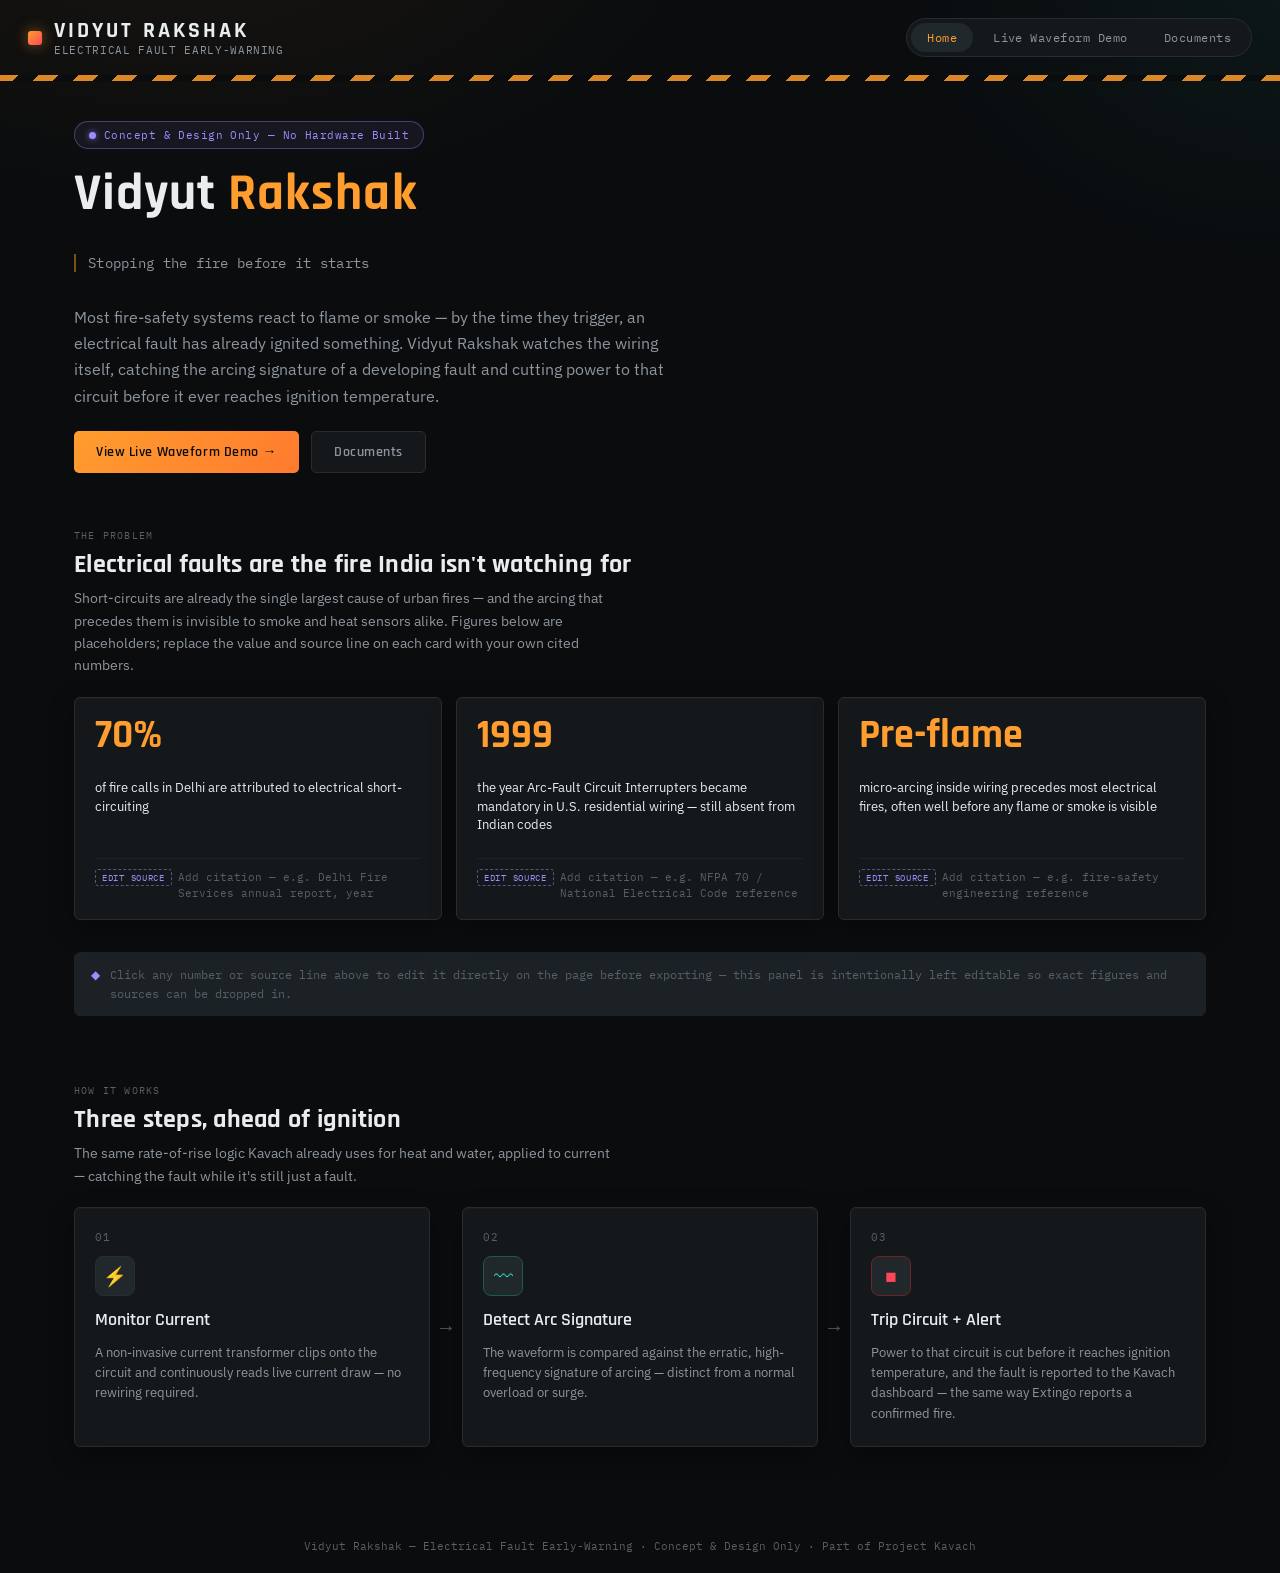
<file: index.html>
<!DOCTYPE html>
<html lang="en">
<head>
<meta charset="UTF-8">
<meta name="viewport" content="width=device-width, initial-scale=1.0">
<title>Vidyut Rakshak — Electrical Fault Early-Warning</title>
<meta name="description" content="Vidyut Rakshak — early-warning detection for electrical arc faults, stopping the fire before it starts. Part of Project Kavach.">
<!-- Self-hosted type — no CDN dependency, works fully offline. -->
<link rel="stylesheet" href="assets/fonts/fonts.css">
<link rel="stylesheet" href="css/style.css">
</head>
<body>

  <header class="site-header">
    <div class="brand">
      <span class="brand-mark" aria-hidden="true"></span>
      <div class="brand-text">
        <span class="brand-name">VIDYUT RAKSHAK</span>
        <span class="brand-sub">Electrical Fault Early-Warning</span>
      </div>
    </div>
    <nav class="site-nav" aria-label="Primary">
      <a class="site-nav-link is-active" href="index.html">Home</a>
      <a class="site-nav-link" href="waveform-demo.html">Live Waveform Demo</a>
      <a class="site-nav-link" href="documents.html">Documents</a>
    </nav>
  </header>

  <div class="hazard-rule" role="presentation"></div>

  <main class="page">

    <section class="hero">
      <div class="demo-mode-badge is-concept" role="note">
        <span class="demo-mode-dot" aria-hidden="true"></span>
        Concept &amp; Design Only — No Hardware Built
      </div>

      <h1 class="hero-name">Vidyut <span class="accent">Rakshak</span></h1>
      <p class="hero-pitch">Stopping the fire before it starts</p>

      <p class="hero-lede">
        Most fire-safety systems react to flame or smoke — by the time they trigger, an electrical
        fault has already ignited something. Vidyut Rakshak watches the wiring itself, catching the
        arcing signature of a developing fault and cutting power to that circuit before it ever
        reaches ignition temperature.
      </p>

      <div class="hero-actions">
        <a class="btn btn-primary" href="waveform-demo.html">View Live Waveform Demo →</a>
        <a class="btn btn-secondary" href="documents.html">Documents</a>
      </div>
    </section>

    <section class="section" aria-labelledby="problem-heading">
      <div class="section-head">
        <span class="panel-eyebrow">The Problem</span>
        <h2 class="section-title" id="problem-heading">Electrical faults are the fire India isn't watching for</h2>
        <p class="section-dek">
          Short-circuits are already the single largest cause of urban fires — and the arcing that
          precedes them is invisible to smoke and heat sensors alike. Figures below are placeholders;
          replace the value and source line on each card with your own cited numbers.
        </p>
      </div>

      <div class="stat-panel">

        <article class="stat-card">
          <span class="stat-value" contenteditable="true" spellcheck="false">70%</span>
          <p class="stat-label">of fire calls in Delhi are attributed to electrical short-circuiting</p>
          <div class="stat-source">
            <span class="stat-source-tag">Edit source</span>
            <span class="stat-source-text" contenteditable="true" spellcheck="false">Add citation — e.g. Delhi Fire Services annual report, year</span>
          </div>
        </article>

        <article class="stat-card">
          <span class="stat-value" contenteditable="true" spellcheck="false">1999</span>
          <p class="stat-label">the year Arc-Fault Circuit Interrupters became mandatory in U.S. residential wiring — still absent from Indian codes</p>
          <div class="stat-source">
            <span class="stat-source-tag">Edit source</span>
            <span class="stat-source-text" contenteditable="true" spellcheck="false">Add citation — e.g. NFPA 70 / National Electrical Code reference</span>
          </div>
        </article>

        <article class="stat-card">
          <span class="stat-value" contenteditable="true" spellcheck="false">Pre-flame</span>
          <p class="stat-label">micro-arcing inside wiring precedes most electrical fires, often well before any flame or smoke is visible</p>
          <div class="stat-source">
            <span class="stat-source-tag">Edit source</span>
            <span class="stat-source-text" contenteditable="true" spellcheck="false">Add citation — e.g. fire-safety engineering reference</span>
          </div>
        </article>

      </div>

      <p class="problem-note">
        <span class="problem-note-icon" aria-hidden="true">◆</span>
        <span>Click any number or source line above to edit it directly on the page before exporting — this panel is intentionally left editable so exact figures and sources can be dropped in.</span>
      </p>
    </section>

    <section class="section" aria-labelledby="how-heading">
      <div class="section-head">
        <span class="panel-eyebrow">How It Works</span>
        <h2 class="section-title" id="how-heading">Three steps, ahead of ignition</h2>
        <p class="section-dek">
          The same rate-of-rise logic Kavach already uses for heat and water, applied to current —
          catching the fault while it's still just a fault.
        </p>
      </div>

      <div class="steps-row">

        <article class="step-card">
          <span class="step-number">01</span>
          <span class="step-icon" aria-hidden="true">⚡</span>
          <h3 class="step-title">Monitor Current</h3>
          <p class="step-desc">A non-invasive current transformer clips onto the circuit and continuously reads live current draw — no rewiring required.</p>
        </article>

        <div class="step-arrow" aria-hidden="true">→</div>

        <article class="step-card">
          <span class="step-number">02</span>
          <span class="step-icon" aria-hidden="true">〰</span>
          <h3 class="step-title">Detect Arc Signature</h3>
          <p class="step-desc">The waveform is compared against the erratic, high-frequency signature of arcing — distinct from a normal overload or surge.</p>
        </article>

        <div class="step-arrow" aria-hidden="true">→</div>

        <article class="step-card">
          <span class="step-number">03</span>
          <span class="step-icon" aria-hidden="true">■</span>
          <h3 class="step-title">Trip Circuit + Alert</h3>
          <p class="step-desc">Power to that circuit is cut before it reaches ignition temperature, and the fault is reported to the Kavach dashboard — the same way Extingo reports a confirmed fire.</p>
        </article>

      </div>
    </section>

  </main>

  <footer class="site-footer">
    <span>Vidyut Rakshak — Electrical Fault Early-Warning · Concept &amp; Design Only · Part of Project Kavach</span>
  </footer>

</body>
</html>
</file>
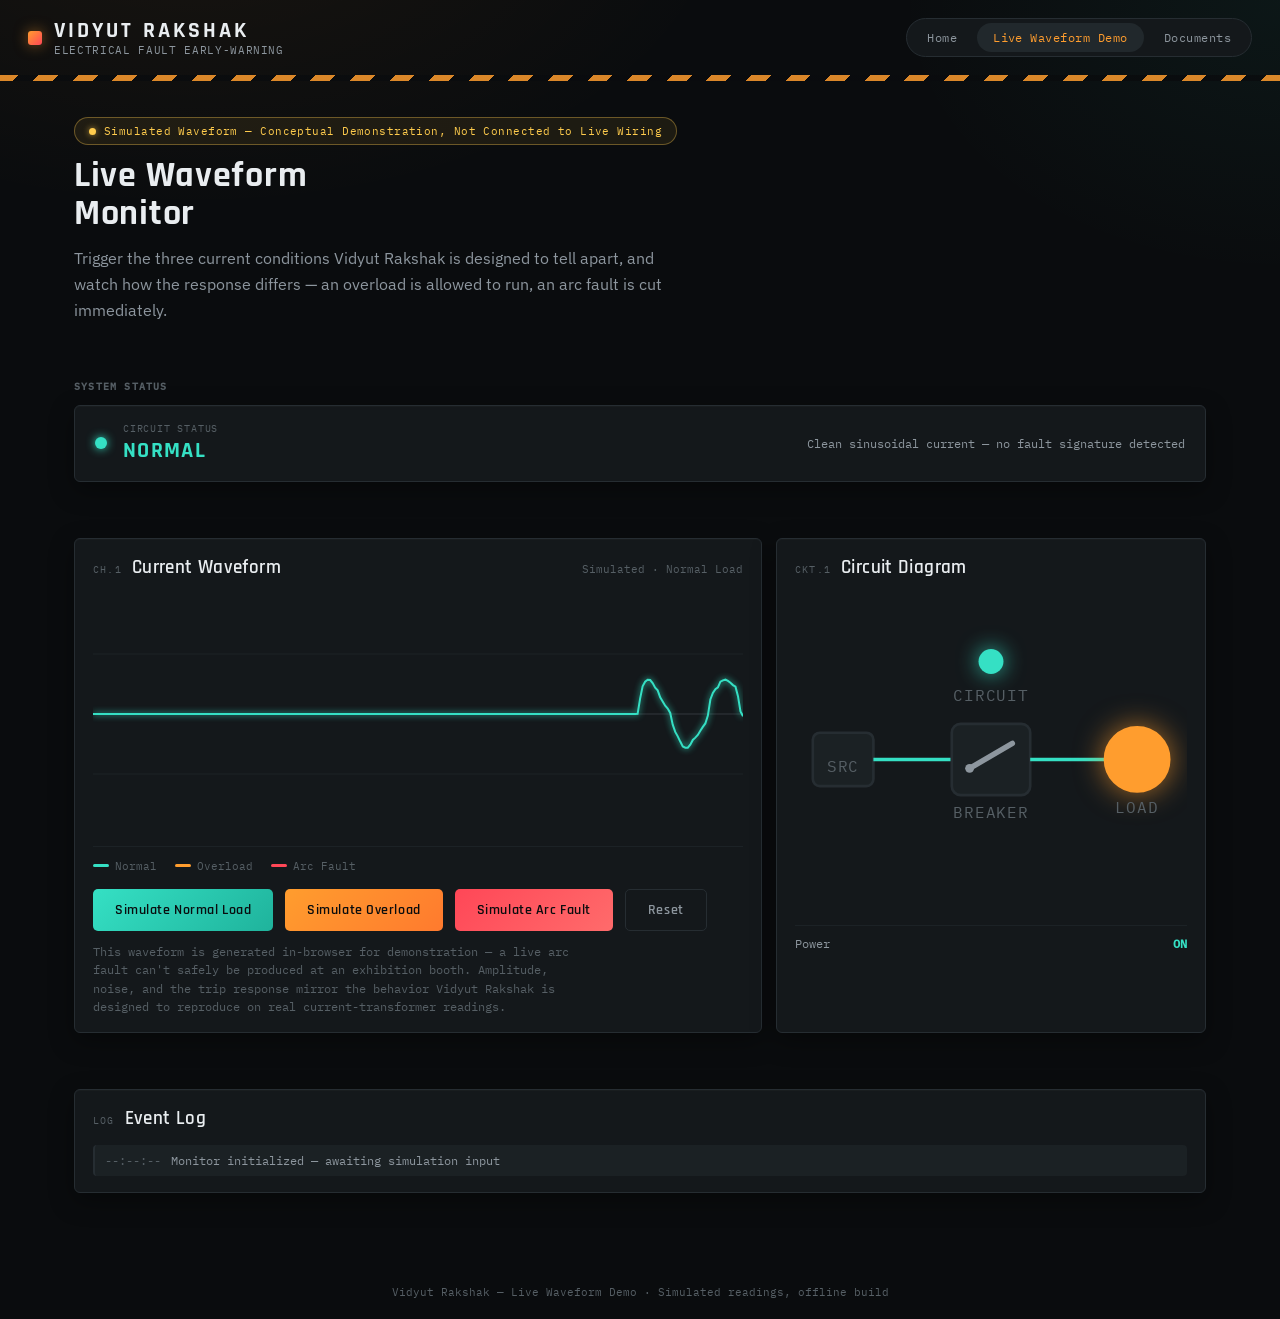
<file: waveform-demo.html>
<!DOCTYPE html>
<html lang="en">
<head>
<meta charset="UTF-8">
<meta name="viewport" content="width=device-width, initial-scale=1.0">
<title>Vidyut Rakshak — Live Waveform Demo</title>
<meta name="description" content="Simulated oscilloscope demo of current-waveform arc-fault detection for Vidyut Rakshak.">
<link rel="stylesheet" href="assets/fonts/fonts.css">
<link rel="stylesheet" href="css/style.css">
</head>
<body>

  <header class="site-header">
    <div class="brand">
      <span class="brand-mark" aria-hidden="true"></span>
      <div class="brand-text">
        <span class="brand-name">VIDYUT RAKSHAK</span>
        <span class="brand-sub">Electrical Fault Early-Warning</span>
      </div>
    </div>
    <nav class="site-nav" aria-label="Primary">
      <a class="site-nav-link" href="index.html">Home</a>
      <a class="site-nav-link is-active" href="waveform-demo.html">Live Waveform Demo</a>
      <a class="site-nav-link" href="documents.html">Documents</a>
    </nav>
  </header>

  <div class="hazard-rule" role="presentation"></div>

  <main class="page">

    <section class="hero" style="gap: 12px; padding-top: 8px;">
      <div class="demo-mode-badge" role="note">
        <span class="demo-mode-dot" aria-hidden="true"></span>
        Simulated Waveform — Conceptual Demonstration, Not Connected to Live Wiring
      </div>
      <h1 class="hero-name" style="font-size: clamp(26px, 4vw, 36px);">Live Waveform Monitor</h1>
      <p class="hero-lede" style="margin: 0;">
        Trigger the three current conditions Vidyut Rakshak is designed to tell apart, and watch how
        the response differs — an overload is allowed to run, an arc fault is cut immediately.
      </p>
    </section>

    <section class="section" aria-labelledby="status-heading">
      <h2 class="panel-eyebrow" id="status-heading" style="margin-bottom: -8px;">System Status</h2>
      <div id="status-banner" class="status-banner status-normal" aria-live="polite">
        <span class="status-led" aria-hidden="true"></span>
        <div class="status-copy">
          <span class="status-label">Circuit Status</span>
          <span class="status-value" id="status-text">NORMAL</span>
        </div>
        <span class="status-detail" id="status-detail">Clean sinusoidal current — no fault signature detected</span>
      </div>
    </section>

    <section class="section" aria-label="Waveform monitor and circuit diagram">
      <div class="demo-grid">

        <div class="chart-panel">
          <header class="panel-head">
            <span class="panel-eyebrow">CH.1</span>
            <h3 class="panel-title">Current Waveform</h3>
            <span class="panel-note" id="chart-note">Simulated · Normal Load</span>
          </header>
          <div class="chart-canvas-wrap">
            <canvas id="waveform-canvas" role="img" aria-label="Live oscilloscope-style trace of simulated circuit current"></canvas>
          </div>
          <div class="chart-legend">
            <span class="chart-legend-item"><span class="chart-legend-swatch" style="background: var(--teal);"></span>Normal</span>
            <span class="chart-legend-item"><span class="chart-legend-swatch" style="background: var(--amber);"></span>Overload</span>
            <span class="chart-legend-item"><span class="chart-legend-swatch" style="background: var(--red);"></span>Arc Fault</span>
          </div>

          <div class="demo-actions">
            <button type="button" class="btn btn-teal" id="btn-normal">Simulate Normal Load</button>
            <button type="button" class="btn btn-amber" id="btn-overload">Simulate Overload</button>
            <button type="button" class="btn btn-red" id="btn-arc">Simulate Arc Fault</button>
            <button type="button" class="btn btn-secondary" id="btn-reset">Reset</button>
          </div>

          <p class="demo-caption">
            This waveform is generated in-browser for demonstration — a live arc fault can't safely be
            produced at an exhibition booth. Amplitude, noise, and the trip response mirror the
            behavior Vidyut Rakshak is designed to reproduce on real current-transformer readings.
          </p>
        </div>

        <div class="circuit-panel">
          <header class="panel-head">
            <span class="panel-eyebrow">CKT.1</span>
            <h3 class="panel-title">Circuit Diagram</h3>
          </header>

          <div class="circuit-svg-wrap">
            <svg viewBox="0 0 220 170" role="img" aria-labelledby="circuit-title">
              <title id="circuit-title">Simplified circuit diagram showing source, breaker, and load</title>

              <!-- Source -->
              <rect x="10" y="70" width="34" height="30" rx="4" class="circuit-breaker-body" />
              <text x="27" y="88" text-anchor="middle" class="circuit-node-label" dy="4">SRC</text>

              <!-- Wire: source to breaker -->
              <line id="wire-1" x1="44" y1="85" x2="88" y2="85" class="circuit-wire is-live" />

              <!-- Breaker -->
              <g id="breaker-group">
                <rect x="88" y="65" width="44" height="40" rx="5" class="circuit-breaker-body" id="breaker-body" />
                <line x1="98" y1="90" x2="122" y2="76" class="circuit-lever" id="breaker-lever" />
                <circle cx="98" cy="90" r="2.5" fill="var(--text-dim)" />
                <text x="110" y="118" text-anchor="middle" class="circuit-node-label">BREAKER</text>
              </g>

              <!-- Wire: breaker to load -->
              <line id="wire-2" x1="132" y1="85" x2="176" y2="85" class="circuit-wire is-live" />

              <!-- Load (bulb) -->
              <circle cx="192" cy="85" r="18" class="circuit-bulb" id="circuit-bulb" />
              <text x="192" y="115" text-anchor="middle" class="circuit-node-label">LOAD</text>

              <!-- Indicator -->
              <circle cx="110" cy="30" r="7" class="circuit-indicator-dot is-on" id="circuit-indicator" />
              <text x="110" y="52" text-anchor="middle" class="circuit-node-label">CIRCUIT</text>
            </svg>
          </div>

          <div class="circuit-status-line">
            <span>Power</span>
            <span class="circuit-status-value is-on" id="circuit-status-value">ON</span>
          </div>
        </div>

      </div>
    </section>

    <section class="section" aria-label="Event log">
      <div class="log-panel">
        <header class="panel-head" style="margin-top: 12px;">
          <span class="panel-eyebrow">LOG</span>
          <h3 class="panel-title">Event Log</h3>
        </header>
        <ul class="log-list" id="log-list">
          <li class="log-info"><span class="log-time">--:--:--</span><span>Monitor initialized — awaiting simulation input</span></li>
        </ul>
      </div>
    </section>

  </main>

  <!-- Kavach alert overlay component, triggered on arc-fault trip -->
  <div class="vr-alert-overlay" id="alert-overlay" role="alertdialog" aria-modal="true" aria-labelledby="alert-title" aria-describedby="alert-detail">
    <div class="vr-alert-card">
      <div class="vr-alert-icon" aria-hidden="true">⚡</div>
      <h2 class="vr-alert-title" id="alert-title">ARC DETECTED — CIRCUIT TRIPPED</h2>
      <p class="vr-alert-detail" id="alert-detail">Erratic current signature identified on monitored circuit.
Power cut before ignition threshold reached.</p>
      <button type="button" class="vr-alert-ack" id="alert-ack">Acknowledge</button>
    </div>
  </div>

  <footer class="site-footer">
    <span>Vidyut Rakshak — Live Waveform Demo · Simulated readings, offline build</span>
  </footer>

  <script src="js/waveform-demo.js"></script>
</body>
</html>
</file>
<file: assets/fonts/fonts.css>
/* ==========================================================================
   Self-hosted type — no CDN dependency at runtime.
   Matches Extingo's assets/fonts/fonts.css convention so the two sites can
   eventually share one font asset folder.
   ========================================================================== */

/* Rajdhani — display face */
@font-face {
  font-family: 'Rajdhani';
  font-style: normal;
  font-weight: 600;
  font-display: swap;
  src: url('rajdhani-latin-600-normal.woff2') format('woff2');
}
@font-face {
  font-family: 'Rajdhani';
  font-style: normal;
  font-weight: 700;
  font-display: swap;
  src: url('rajdhani-latin-700-normal.woff2') format('woff2');
}

/* IBM Plex Sans — body face */
@font-face {
  font-family: 'IBM Plex Sans';
  font-style: normal;
  font-weight: 400;
  font-display: swap;
  src: url('ibm-plex-sans-latin-400-normal.woff2') format('woff2');
}
@font-face {
  font-family: 'IBM Plex Sans';
  font-style: normal;
  font-weight: 500;
  font-display: swap;
  src: url('ibm-plex-sans-latin-500-normal.woff2') format('woff2');
}
@font-face {
  font-family: 'IBM Plex Sans';
  font-style: normal;
  font-weight: 600;
  font-display: swap;
  src: url('ibm-plex-sans-latin-600-normal.woff2') format('woff2');
}

/* IBM Plex Mono — utility/mono face */
@font-face {
  font-family: 'IBM Plex Mono';
  font-style: normal;
  font-weight: 400;
  font-display: swap;
  src: url('ibm-plex-mono-latin-400-normal.woff2') format('woff2');
}
@font-face {
  font-family: 'IBM Plex Mono';
  font-style: normal;
  font-weight: 500;
  font-display: swap;
  src: url('ibm-plex-mono-latin-500-normal.woff2') format('woff2');
}
</file>
<file: css/style.css>
/* ==========================================================================
   Vidyut Rakshak — Electrical Fault Early-Warning
   Built on the canonical Kavach Design System tokens (as established in
   Extingo's css/style.css). Tokens below are copied literally — do not
   introduce a new palette. Only additive tokens (the "concept" violet,
   used for 🔵 Concept & Design Only status per the Kavach spec) and new
   component classes for this page are added beneath the shared block.
   ========================================================================== */
:root {
  --bg: #0a0c0e;
  --surface: #14181b;
  --surface-2: #1b2124;
  --surface-3: #21282c;
  --border: #262d32;
  --border-soft: #1c2226;

  --text: #e9edf0;
  --text-dim: #8d969e;
  --text-faint: #565f65;

  --amber: #ff9d2e;
  --amber-dim: #7a4f1c;
  --red: #ff4757;
  --red-dim: #6e232b;
  --teal: #35e0c4;
  --teal-dim: #1c5a4e;
  --yellow: #ffcc4d;

  /* Additive: Kavach "Concept & Design Only" status color (🔵).
     Muted violet, kept well clear of amber/red/teal/yellow so a concept
     module is never mistaken for a warning or a built/live state. */
  --violet: #9b8cff;
  --violet-dim: #443b7a;

  --font-display: 'Rajdhani', sans-serif;
  --font-body: 'IBM Plex Sans', sans-serif;
  --font-mono: 'IBM Plex Mono', monospace;

  --radius: 6px;
  --shadow-panel: 0 1px 0 rgba(255,255,255,0.02) inset, 0 8px 24px rgba(0,0,0,0.35);
}

* { box-sizing: border-box; }

html, body {
  margin: 0;
  padding: 0;
  background: var(--bg);
  color: var(--text);
  font-family: var(--font-body);
  -webkit-font-smoothing: antialiased;
}

body {
  background-image:
    radial-gradient(ellipse 900px 500px at 15% -10%, rgba(255,157,46,0.06), transparent 60%),
    radial-gradient(ellipse 700px 500px at 100% 0%, rgba(53,224,196,0.05), transparent 55%);
  background-attachment: fixed;
}

h1, h2, h3 { margin: 0; font-family: var(--font-display); }

img, svg { display: block; max-width: 100%; }

/* ==========================================================================
   Header (shared Kavach structure)
   ========================================================================== */
.site-header {
  display: flex;
  align-items: center;
  justify-content: space-between;
  gap: 24px;
  padding: 18px 28px;
  flex-wrap: wrap;
}

.brand { display: flex; align-items: center; gap: 12px; }

.brand-mark {
  width: 14px;
  height: 14px;
  border-radius: 3px;
  background: linear-gradient(135deg, var(--amber), var(--red));
  box-shadow: 0 0 14px rgba(255,157,46,0.5);
  flex-shrink: 0;
}

.brand-text { display: flex; flex-direction: column; line-height: 1.1; }

.brand-name {
  font-family: var(--font-display);
  font-weight: 700;
  font-size: 22px;
  letter-spacing: 0.14em;
}

.brand-sub {
  font-family: var(--font-mono);
  font-size: 11px;
  color: var(--text-dim);
  letter-spacing: 0.06em;
  text-transform: uppercase;
}

.site-nav {
  display: flex;
  gap: 4px;
  background: var(--surface);
  border: 1px solid var(--border);
  border-radius: 20px;
  padding: 4px;
}

.site-nav-link {
  font-family: var(--font-mono);
  font-size: 12px;
  letter-spacing: 0.04em;
  text-decoration: none;
  color: var(--text-dim);
  padding: 7px 16px;
  border-radius: 16px;
  transition: color 0.2s ease, background 0.2s ease;
}
.site-nav-link:hover { color: var(--text); }
.site-nav-link.is-active {
  background: var(--surface-3);
  color: var(--amber);
}

/* ==========================================================================
   Hazard rule — signature divider, identical to Extingo
   ========================================================================== */
.hazard-rule {
  height: 6px;
  width: 100%;
  background: repeating-linear-gradient(
    -45deg,
    var(--amber) 0px,
    var(--amber) 14px,
    #0a0c0e 14px,
    #0a0c0e 28px
  );
  opacity: 0.85;
}

/* ==========================================================================
   Page shell
   ========================================================================== */
.page {
  max-width: 1180px;
  margin: 0 auto;
  padding: 28px 24px 72px;
  display: flex;
  flex-direction: column;
  gap: 56px;
}

.panel-eyebrow {
  font-family: var(--font-mono);
  font-size: 10px;
  letter-spacing: 0.12em;
  color: var(--text-faint);
  text-transform: uppercase;
}

.panel-title {
  font-size: 19px;
  font-weight: 600;
  letter-spacing: 0.02em;
}

.panel-note {
  font-family: var(--font-mono);
  font-size: 11px;
  color: var(--text-faint);
}

/* ==========================================================================
   Demo-mode-badge component, reused as the Kavach status badge.
   Concept & Design Only → violet, per the Kavach status legend.
   ========================================================================== */
.demo-mode-badge {
  align-self: flex-start;
  display: inline-flex;
  align-items: center;
  gap: 8px;
  font-family: var(--font-mono);
  font-size: 11px;
  letter-spacing: 0.04em;
  color: var(--yellow);
  background: rgba(255, 204, 77, 0.08);
  border: 1px solid rgba(255, 204, 77, 0.35);
  border-radius: 20px;
  padding: 6px 14px;
}

.demo-mode-dot {
  width: 7px;
  height: 7px;
  border-radius: 50%;
  background: var(--yellow);
  box-shadow: 0 0 6px rgba(255, 204, 77, 0.7);
  flex-shrink: 0;
}

.demo-mode-badge.is-concept {
  color: var(--violet);
  background: rgba(155, 140, 255, 0.08);
  border: 1px solid rgba(155, 140, 255, 0.35);
}
.demo-mode-badge.is-concept .demo-mode-dot {
  background: var(--violet);
  box-shadow: 0 0 6px rgba(155, 140, 255, 0.7);
}

/* ==========================================================================
   Hero
   ========================================================================== */
.hero {
  display: flex;
  flex-direction: column;
  gap: 18px;
  padding-top: 12px;
}

.hero-name {
  font-family: var(--font-display);
  font-weight: 700;
  font-size: clamp(34px, 5vw, 52px);
  letter-spacing: 0.02em;
  line-height: 1.05;
  max-width: 16ch;
}
.hero-name .accent { color: var(--amber); }

.hero-pitch {
  font-family: var(--font-mono);
  font-size: 14px;
  color: var(--text-dim);
  letter-spacing: 0.02em;
  border-left: 2px solid var(--amber-dim);
  padding-left: 12px;
}

.hero-lede {
  font-size: 16px;
  line-height: 1.65;
  color: var(--text-dim);
  max-width: 62ch;
  margin: 0;
}

.hero-actions {
  display: flex;
  gap: 12px;
  flex-wrap: wrap;
  margin-top: 4px;
}

.btn {
  all: unset;
  cursor: pointer;
  font-family: var(--font-display);
  font-weight: 600;
  font-size: 14px;
  letter-spacing: 0.04em;
  padding: 11px 22px;
  border-radius: 5px;
  text-align: center;
  display: inline-flex;
  align-items: center;
  gap: 8px;
}

.btn-primary {
  background: linear-gradient(135deg, var(--amber), #ff7a2e);
  color: #0a0c0e;
}
.btn-primary:hover { filter: brightness(1.08); }

.btn-secondary {
  background: var(--surface);
  border: 1px solid var(--border);
  color: var(--text-dim);
}
.btn-secondary:hover { border-color: var(--text-dim); color: var(--text); }

a.btn:focus-visible, button.btn:focus-visible {
  outline: 2px solid var(--teal);
  outline-offset: 2px;
}

/* ==========================================================================
   Section headers (shared across "The Problem" / "How It Works")
   ========================================================================== */
.section {
  display: flex;
  flex-direction: column;
  gap: 20px;
}

.section-head {
  display: flex;
  flex-direction: column;
  gap: 6px;
}

.section-title {
  font-family: var(--font-display);
  font-size: 26px;
  font-weight: 700;
  letter-spacing: 0.01em;
}

.section-dek {
  font-size: 14px;
  color: var(--text-dim);
  line-height: 1.6;
  max-width: 68ch;
  margin: 0;
}

/* ==========================================================================
   The Problem — editable stat panel
   ========================================================================== */
.stat-panel {
  display: grid;
  grid-template-columns: repeat(auto-fit, minmax(240px, 1fr));
  gap: 14px;
}

.stat-card {
  background: var(--surface);
  border: 1px solid var(--border);
  border-radius: var(--radius);
  padding: 18px 20px;
  display: flex;
  flex-direction: column;
  gap: 10px;
  box-shadow: var(--shadow-panel);
  position: relative;
}

.stat-value {
  font-family: var(--font-display);
  font-size: 40px;
  font-weight: 700;
  color: var(--amber);
  line-height: 1;
}
.stat-value[contenteditable="true"] { outline: none; }

.stat-label {
  font-size: 13px;
  color: var(--text);
  line-height: 1.45;
}

.stat-source {
  margin-top: auto;
  padding-top: 10px;
  border-top: 1px solid var(--border-soft);
  display: flex;
  align-items: baseline;
  gap: 6px;
}

.stat-source-tag {
  font-family: var(--font-mono);
  font-size: 9px;
  letter-spacing: 0.08em;
  text-transform: uppercase;
  color: var(--violet);
  border: 1px dashed rgba(155, 140, 255, 0.5);
  border-radius: 3px;
  padding: 2px 6px;
  flex-shrink: 0;
}

.stat-source-text {
  font-family: var(--font-mono);
  font-size: 11px;
  color: var(--text-faint);
  line-height: 1.4;
}
.stat-source-text[contenteditable="true"] { outline: none; }
.stat-source-text[contenteditable="true"]:hover,
.stat-value[contenteditable="true"]:hover {
  background: rgba(155, 140, 255, 0.06);
  border-radius: 3px;
}
.stat-source-text[contenteditable="true"]:focus,
.stat-value[contenteditable="true"]:focus {
  background: rgba(155, 140, 255, 0.1);
  border-radius: 3px;
  box-shadow: 0 0 0 1px rgba(155, 140, 255, 0.4);
}

.problem-note {
  display: flex;
  align-items: flex-start;
  gap: 10px;
  font-family: var(--font-mono);
  font-size: 12px;
  color: var(--text-faint);
  background: var(--surface-2);
  border: 1px solid var(--border-soft);
  border-radius: var(--radius);
  padding: 12px 16px;
  line-height: 1.6;
}
.problem-note-icon { color: var(--violet); flex-shrink: 0; }

/* ==========================================================================
   How It Works — 3-step visual
   ========================================================================== */
.steps-row {
  display: grid;
  grid-template-columns: 1fr auto 1fr auto 1fr;
  align-items: stretch;
  gap: 4px;
}

.step-card {
  background: var(--surface);
  border: 1px solid var(--border);
  border-radius: var(--radius);
  padding: 22px 20px;
  display: flex;
  flex-direction: column;
  gap: 12px;
  box-shadow: var(--shadow-panel);
}

.step-number {
  font-family: var(--font-mono);
  font-size: 11px;
  color: var(--text-faint);
  letter-spacing: 0.1em;
}

.step-icon {
  width: 40px;
  height: 40px;
  border-radius: 8px;
  background: var(--surface-3);
  display: flex;
  align-items: center;
  justify-content: center;
  font-size: 19px;
  color: var(--amber);
  border: 1px solid var(--border);
}
.step-card:nth-child(5) .step-icon { color: var(--red); border-color: var(--red-dim); }
.step-card:nth-child(3) .step-icon { color: var(--teal); border-color: var(--teal-dim); }

.step-title {
  font-family: var(--font-display);
  font-size: 18px;
  font-weight: 600;
}

.step-desc {
  font-size: 13px;
  color: var(--text-dim);
  line-height: 1.55;
  margin: 0;
}

.step-arrow {
  display: flex;
  align-items: center;
  justify-content: center;
  color: var(--text-faint);
  font-size: 20px;
  padding: 0 2px;
}

@media (max-width: 820px) {
  .steps-row {
    grid-template-columns: 1fr;
  }
  .step-arrow {
    transform: rotate(90deg);
    padding: 4px 0;
  }
}

/* ==========================================================================
   panel-head — shared layout for chart/log/circuit panel headers
   (identical structure to Extingo's dashboard panels)
   ========================================================================== */
.panel-head {
  display: flex;
  align-items: baseline;
  gap: 10px;
  margin-bottom: 14px;
  flex-wrap: wrap;
}
.panel-head .panel-title { margin-right: auto; }

/* ==========================================================================
   Status banner (identical component to Extingo's dashboard)
   ========================================================================== */
.status-banner {
  display: flex;
  align-items: center;
  gap: 16px;
  padding: 16px 20px;
  border-radius: var(--radius);
  border: 1px solid var(--border);
  background: var(--surface);
  box-shadow: var(--shadow-panel);
  transition: background 0.4s ease, border-color 0.4s ease;
}

.status-led {
  width: 12px;
  height: 12px;
  border-radius: 50%;
  background: var(--teal);
  box-shadow: 0 0 10px var(--teal);
  flex-shrink: 0;
}

.status-copy { display: flex; flex-direction: column; gap: 2px; }

.status-label {
  font-family: var(--font-mono);
  font-size: 10px;
  color: var(--text-faint);
  text-transform: uppercase;
  letter-spacing: 0.08em;
}

.status-value {
  font-family: var(--font-display);
  font-weight: 700;
  font-size: 22px;
  letter-spacing: 0.06em;
}

.status-detail {
  font-family: var(--font-mono);
  font-size: 12px;
  color: var(--text-dim);
  margin-left: auto;
  text-align: right;
}

.status-normal .status-led { background: var(--teal); box-shadow: 0 0 10px var(--teal); }
.status-normal .status-value { color: var(--teal); }

.status-warning { border-color: var(--amber-dim); }
.status-warning .status-led { background: var(--amber); box-shadow: 0 0 10px var(--amber); }
.status-warning .status-value { color: var(--amber); }

.status-emergency {
  border-color: var(--red);
  background: linear-gradient(180deg, rgba(255,71,87,0.10), rgba(255,71,87,0.02));
  animation: emergency-pulse 1.4s ease-in-out infinite;
}
.status-emergency .status-led { background: var(--red); box-shadow: 0 0 14px var(--red); }
.status-emergency .status-value { color: var(--red); }

@keyframes emergency-pulse {
  0%, 100% { box-shadow: 0 0 0 rgba(255,71,87,0); }
  50% { box-shadow: 0 0 26px rgba(255,71,87,0.28); }
}

/* ==========================================================================
   Chart panel (identical component to Extingo's chart-panel)
   ========================================================================== */
.chart-panel {
  background: var(--surface);
  border: 1px solid var(--border);
  border-radius: var(--radius);
  padding: 16px 18px;
  box-shadow: var(--shadow-panel);
}

.chart-canvas-wrap { height: 240px; position: relative; }
.chart-canvas-wrap canvas { width: 100%; height: 100%; display: block; }

.chart-legend {
  display: flex;
  gap: 18px;
  flex-wrap: wrap;
  margin-top: 12px;
  padding-top: 12px;
  border-top: 1px solid var(--border-soft);
}
.chart-legend-item {
  display: inline-flex;
  align-items: center;
  gap: 6px;
  font-family: var(--font-mono);
  font-size: 11px;
  color: var(--text-faint);
}
.chart-legend-swatch {
  width: 16px;
  height: 3px;
  border-radius: 2px;
  flex-shrink: 0;
}

/* ==========================================================================
   Demo action buttons (Normal / Overload / Arc Fault / Reset)
   ========================================================================== */
.demo-actions {
  display: flex;
  gap: 12px;
  flex-wrap: wrap;
  margin-top: 16px;
}

.btn-teal {
  background: linear-gradient(135deg, var(--teal), #1fb39c);
  color: #0a0c0e;
}
.btn-teal:hover { filter: brightness(1.08); }

.btn-amber {
  background: linear-gradient(135deg, var(--amber), #ff7a2e);
  color: #0a0c0e;
}
.btn-amber:hover { filter: brightness(1.08); }

.btn-red {
  background: linear-gradient(135deg, var(--red), #ff6b6b);
  color: #0a0c0e;
}
.btn-red:hover { filter: brightness(1.08); }

.btn[disabled] {
  opacity: 0.4;
  cursor: not-allowed;
  filter: none;
}

.demo-caption {
  margin: 12px 0 0;
  font-family: var(--font-mono);
  font-size: 11.5px;
  color: var(--text-faint);
  line-height: 1.6;
  max-width: 68ch;
}

/* ==========================================================================
   Circuit diagram panel
   ========================================================================== */
.circuit-panel {
  background: var(--surface);
  border: 1px solid var(--border);
  border-radius: var(--radius);
  padding: 16px 18px 20px;
  box-shadow: var(--shadow-panel);
  display: flex;
  flex-direction: column;
  gap: 14px;
}

.circuit-svg-wrap { width: 100%; }

.circuit-wire {
  fill: none;
  stroke: var(--border);
  stroke-width: 2;
  transition: stroke 0.3s ease;
}
.circuit-wire.is-live { stroke: var(--teal); }
.circuit-wire.is-cut { stroke: var(--border); stroke-dasharray: 4 4; }

.circuit-node-label {
  font-family: var(--font-mono);
  font-size: 9px;
  fill: var(--text-faint);
  letter-spacing: 0.05em;
}

.circuit-breaker-body {
  fill: var(--surface-2);
  stroke: var(--border);
  stroke-width: 1.5;
  transition: stroke 0.3s ease;
}
.circuit-breaker-body.is-tripped { stroke: var(--red); }

.circuit-lever {
  stroke: var(--text-dim);
  stroke-width: 3;
  stroke-linecap: round;
  transform-origin: center;
  transition: transform 0.35s ease, stroke 0.35s ease;
}
.circuit-lever.is-tripped { stroke: var(--red); transform: rotate(28deg); }

.circuit-bulb {
  transition: fill 0.3s ease, filter 0.3s ease;
  fill: var(--surface-3);
  stroke: var(--border);
  stroke-width: 1.5;
}
.circuit-bulb.is-on {
  fill: var(--amber);
  filter: drop-shadow(0 0 8px rgba(255,157,46,0.65));
  stroke: var(--amber);
}

.circuit-indicator-dot {
  transition: fill 0.3s ease, filter 0.3s ease;
  fill: var(--text-faint);
}
.circuit-indicator-dot.is-on {
  fill: var(--teal);
  filter: drop-shadow(0 0 6px rgba(53,224,196,0.8));
}
.circuit-indicator-dot.is-off {
  fill: var(--red);
  filter: drop-shadow(0 0 6px rgba(255,71,87,0.8));
}

.circuit-status-line {
  display: flex;
  align-items: center;
  justify-content: space-between;
  font-family: var(--font-mono);
  font-size: 12px;
  color: var(--text-dim);
  padding-top: 10px;
  border-top: 1px solid var(--border-soft);
}
.circuit-status-value { font-weight: 600; }
.circuit-status-value.is-on { color: var(--teal); }
.circuit-status-value.is-off { color: var(--red); }

/* ==========================================================================
   Event log (identical component to Extingo's log-panel)
   ========================================================================== */
.log-panel {
  background: var(--surface);
  border: 1px solid var(--border);
  border-radius: var(--radius);
  padding: 4px 18px 16px;
  box-shadow: var(--shadow-panel);
}

.log-list {
  list-style: none;
  margin: 4px 0 0;
  padding: 0;
  display: flex;
  flex-direction: column;
  gap: 6px;
  max-height: 220px;
  overflow-y: auto;
}

.log-list li {
  display: flex;
  gap: 10px;
  font-family: var(--font-mono);
  font-size: 12px;
  padding: 8px 10px;
  border-radius: 4px;
  background: var(--surface-2);
  border-left: 2px solid var(--border);
  color: var(--text-dim);
}

.log-list li .log-time { color: var(--text-faint); flex-shrink: 0; }
.log-list li.log-warning { border-left-color: var(--amber); color: var(--text); }
.log-list li.log-emergency { border-left-color: var(--red); color: var(--text); }
.log-list li.log-normal { border-left-color: var(--teal); }
.log-list li.log-info { border-left-color: var(--border); }

.log-empty { color: var(--text-faint); font-style: normal; padding: 10px 0; }

/* ==========================================================================
   Demo grid layout (chart + circuit side by side, actions + log below)
   ========================================================================== */
.demo-grid {
  display: grid;
  grid-template-columns: 1.6fr 1fr;
  gap: 14px;
  align-items: stretch;
}

@media (max-width: 900px) {
  .demo-grid { grid-template-columns: 1fr; }
}

/* ==========================================================================
   Fire/arc alert overlay (identical component to Extingo's ext-alert-overlay,
   renamed vr- to stay namespaced to Vidyut Rakshak while matching structure
   and behavior exactly as defined in the Kavach design system)
   ========================================================================== */
.vr-alert-overlay {
  position: fixed;
  inset: 0;
  z-index: 999;
  display: flex;
  align-items: center;
  justify-content: center;
  background: rgba(5, 3, 2, 0.72);
  backdrop-filter: blur(3px);
  opacity: 0;
  pointer-events: none;
  transition: opacity 0.25s ease;
}
.vr-alert-overlay.is-visible {
  opacity: 1;
  pointer-events: auto;
}

.vr-alert-card {
  background: var(--surface);
  border: 1px solid var(--red);
  border-radius: 10px;
  box-shadow: 0 0 0 1px rgba(255,71,87,0.15), 0 20px 60px rgba(0,0,0,0.6);
  padding: 36px 40px;
  max-width: 440px;
  width: calc(100% - 48px);
  text-align: center;
  transform: scale(0.92) translateY(8px);
  transition: transform 0.3s cubic-bezier(0.34, 1.56, 0.64, 1);
}
.vr-alert-overlay.is-visible .vr-alert-card {
  transform: scale(1) translateY(0);
}

.vr-alert-icon {
  font-size: 3.2rem;
  line-height: 1;
  margin-bottom: 10px;
  animation: vr-alert-pulse 0.8s ease-in-out infinite alternate;
}
@keyframes vr-alert-pulse {
  from { transform: scale(1); filter: drop-shadow(0 0 4px rgba(255,71,87,0.4)); }
  to   { transform: scale(1.15); filter: drop-shadow(0 0 16px rgba(255,71,87,0.85)); }
}

.vr-alert-title {
  font-family: var(--font-display);
  font-size: 25px;
  font-weight: 700;
  letter-spacing: 0.06em;
  color: var(--red);
  margin: 0 0 8px;
}

.vr-alert-detail {
  font-family: var(--font-mono);
  font-size: 13px;
  color: var(--text-dim);
  margin: 0 0 22px;
  line-height: 1.55;
  white-space: pre-line;
}

.vr-alert-ack {
  all: unset;
  cursor: pointer;
  font-family: var(--font-display);
  font-weight: 600;
  font-size: 15px;
  letter-spacing: 0.05em;
  color: #0a0c0e;
  background: linear-gradient(135deg, var(--red), #ff6b6b);
  padding: 12px 32px;
  border-radius: 6px;
  transition: filter 0.2s ease;
}
.vr-alert-ack:hover { filter: brightness(1.1); }
.vr-alert-ack:focus-visible { outline: 2px solid #fff; outline-offset: 3px; }

@media (prefers-reduced-motion: reduce) {
  .vr-alert-icon { animation: none; }
  .vr-alert-card { transition: none; }
  .status-emergency { animation: none; }
}

/* ==========================================================================
   Documents page (identical component set to Extingo's doc-grid)
   ========================================================================== */
.page-intro {
  display: flex;
  flex-direction: column;
  gap: 4px;
  margin-bottom: 4px;
}
.page-intro .panel-title { font-size: 24px; }
.page-intro-note {
  font-family: var(--font-mono);
  font-size: 12px;
  color: var(--text-faint);
}

.doc-grid {
  display: grid;
  grid-template-columns: repeat(auto-fit, minmax(280px, 1fr));
  gap: 18px;
}

.doc-card {
  background: var(--surface);
  border: 1px solid var(--border);
  border-radius: var(--radius);
  box-shadow: var(--shadow-panel);
  display: flex;
  flex-direction: column;
  overflow: hidden;
}

.doc-card-head {
  padding: 16px 18px 12px;
  display: flex;
  flex-direction: column;
  gap: 4px;
}

.doc-card-eyebrow {
  font-family: var(--font-mono);
  font-size: 10px;
  letter-spacing: 0.1em;
  text-transform: uppercase;
  color: var(--amber);
}

.doc-card-title {
  font-family: var(--font-display);
  font-size: 19px;
  font-weight: 600;
}

.doc-card-desc {
  font-size: 13px;
  color: var(--text-dim);
  line-height: 1.4;
  margin: 2px 0 0;
}

.doc-preview-wrap {
  position: relative;
  height: 220px;
  background: var(--surface-2);
  border-top: 1px solid var(--border-soft);
  border-bottom: 1px solid var(--border-soft);
}

.doc-preview-wrap iframe,
.doc-preview-wrap video {
  width: 100%;
  height: 100%;
  border: 0;
  display: block;
  background: #0d1011;
}

.doc-preview-fallback {
  position: absolute;
  inset: 0;
  display: flex;
  align-items: center;
  justify-content: center;
  flex-direction: column;
  gap: 6px;
  padding: 16px;
  text-align: center;
  font-family: var(--font-mono);
  font-size: 11px;
  color: var(--text-faint);
  pointer-events: none;
}

.doc-card-foot {
  padding: 12px 18px 16px;
  display: flex;
  align-items: center;
  gap: 12px;
}

.doc-tag {
  font-family: var(--font-mono);
  font-size: 10px;
  color: var(--text-faint);
  border: 1px solid var(--border);
  border-radius: 3px;
  padding: 2px 6px;
  letter-spacing: 0.04em;
}

.doc-download {
  margin-left: auto;
  display: inline-flex;
  align-items: center;
  gap: 6px;
  font-family: var(--font-display);
  font-weight: 600;
  font-size: 13px;
  letter-spacing: 0.02em;
  color: #0a0c0e;
  background: linear-gradient(135deg, var(--amber), #ff7a2e);
  text-decoration: none;
  padding: 8px 16px;
  border-radius: 5px;
  transition: filter 0.2s ease;
}
.doc-download:hover { filter: brightness(1.08); }
.doc-download:focus-visible { outline: 2px solid var(--text); outline-offset: 2px; }
.doc-download-icon { font-size: 12px; }

/* ==========================================================================
   Footer
   ========================================================================== */
.site-footer {
  text-align: center;
  padding: 20px;
  font-family: var(--font-mono);
  font-size: 11px;
  color: var(--text-faint);
}

/* ==========================================================================
   Focus-visible polish (keyboard navigation)
   ========================================================================== */
a:focus-visible,
button:focus-visible {
  outline: 2px solid var(--teal);
  outline-offset: 2px;
  border-radius: 4px;
}

/* ==========================================================================
   Page-load fade-in, identical treatment to Extingo
   ========================================================================== */
.page,
.site-header {
  animation: page-fade-in 0.4s ease both;
}
@keyframes page-fade-in {
  from { opacity: 0; transform: translateY(6px); }
  to   { opacity: 1; transform: translateY(0); }
}

/* ==========================================================================
   Reduced motion
   ========================================================================== */
@media (prefers-reduced-motion: reduce) {
  .page, .site-header { animation: none; }
}
</file>
